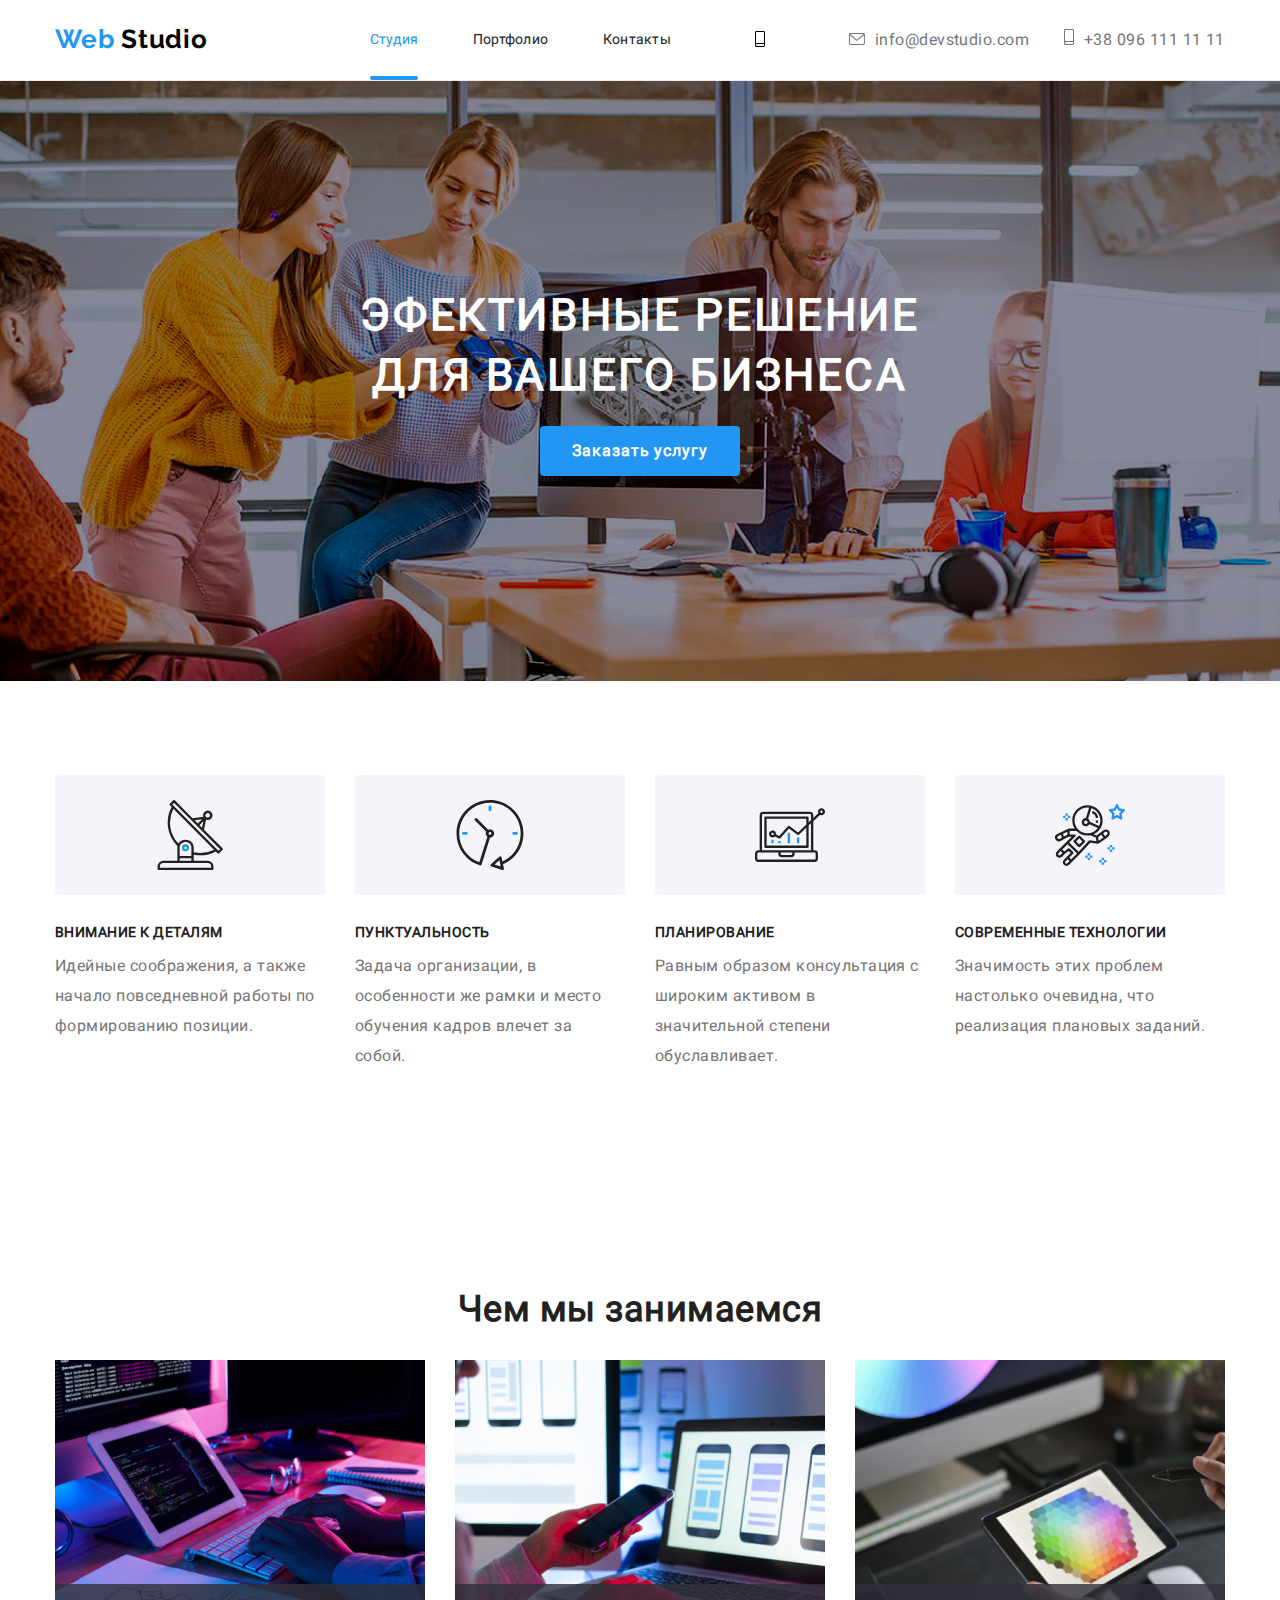
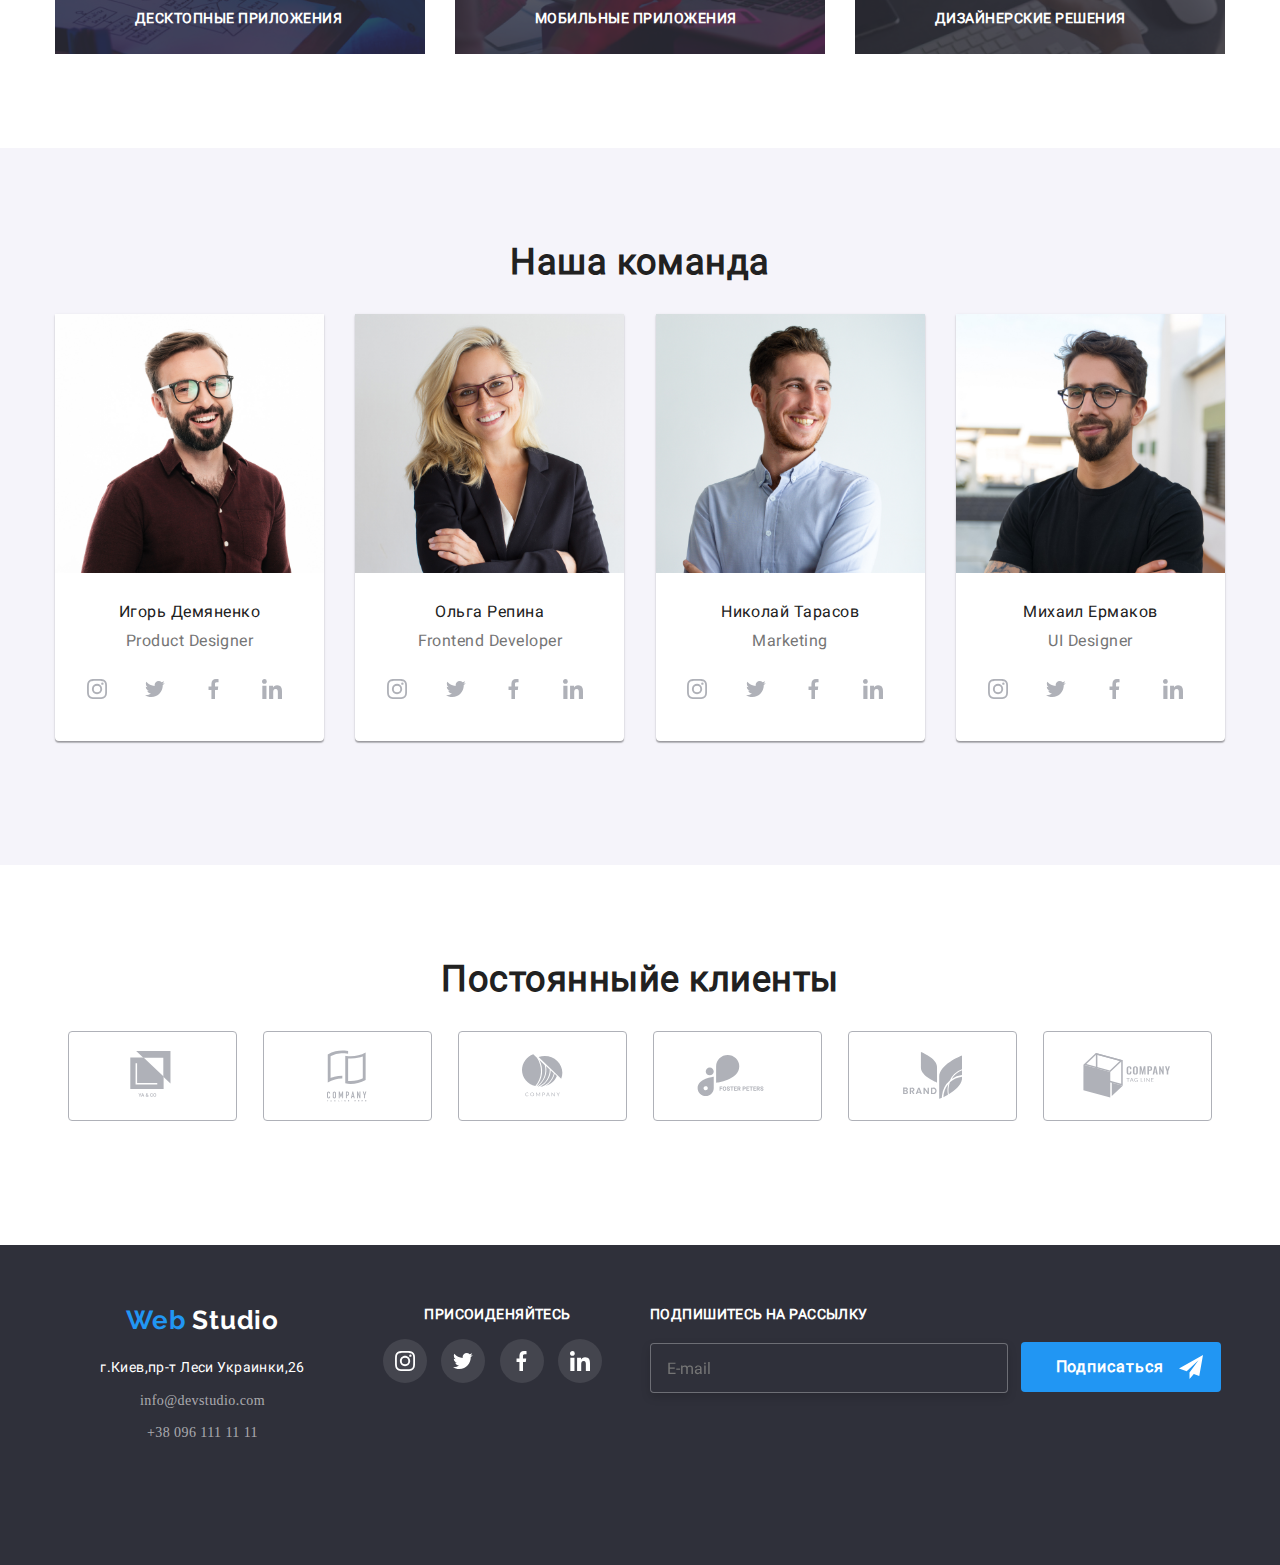
<file: index.html>
<!DOCTYPE html>
<html lang="ru">
  <head>
    <meta charset="UTF-8" />
    <meta name="viewport" content="width=device-width, initial-scale=1.0" />
    <title>Web Studio</title>
    <link rel="stylesheet" href="./css/main.min.css" />
  </head>
  <body>
    <header class=" page-header">
      <div class="container">
        <nav class="navigation">
          <a href="./index.html" class="logo"
            ><span class="logo-web">Web</span> Studio</a
          >
          <div class="container-site">
            <ul class="site-nav list">
              <li class="item"><a class="link current" href="">Студия</a></li>
              <li class="item">
                <a class="link" href="./portfolio.html">Портфолио</a>
              </li>
              <li class="item"><a class="link" href="">Контакты</a></li>
            </ul>
          </div>
          <button type="button" class="menu-button is-open">
            <svg class="burger-menu" width="24" height="16" aria-label="Переключатель мобильного меню">
            <use class="icon-cross" href="./images/svg/sprite.svg#icon-smartphone"></use>
            <use class="icon-menu" href="./images/svg/sprite.svg#icon-envelope"></use>
          </svg>
        </button>
          <ul class="nav-contact list">
            <li class="item">
              <a class="link" href="mailto:info@devstudio.com"
                ><svg class="envelope" width="16" height="12">
                  <use href="./images/svg/sprite.svg#icon-envelope"></use></svg
                >info@devstudio.com</a
              >
            </li>
            <li class="item">
              <a class="link" href="tel:+380961111111"
                ><svg class="smartphone" width="10" height="16">
                  <use
                    href="./images/svg/sprite.svg#icon-smartphone"
                  ></use></svg
                >+38 096 111 11 11</a
              >
            </li>
          </ul>
        </nav>
      </div>
    </header>
    <main>
      <!-- Герой -->
      <section class="hero">
        <div class="container">
          <h1 class="hero-title">
            Эфективные решение <br />
            для вашего бизнеса
          </h1>
          <button class="button" data-modal-open>Заказать услугу</button>
        </div>
      </section>
      <!-- Особенности -->
      <section class="big-space section">
        <div class="container">
          <ul class="features list">
            <li class="features-item">
              <div class="features-box">
                <svg class="icon-features" width="70" height="70">
                  <use href="./images/svg/sprite.svg#icon-antenna"></use>
                </svg>
              </div>
              <h3 class="work-principles">Внимание к деталям</h3>
              <p class="paragraf-text">
                Идейные соображения, а также начало повседневной работы по
                формированию позиции.
              </p>
            </li>
            <li class="features-item">
              <div class="features-box">
                <svg class="icon-features" width="70" height="70">
                  <use href="./images/svg/sprite.svg#icon-clock"></use>
                </svg>
              </div>
              <h3 class="work-principles">Пунктуальность</h3>
              <p class="paragraf-text">
                Задача организации, в особенности же рамки и место обучения
                кадров влечет за собой.
              </p>
            </li>
            <li class="features-item">
              <div class="features-box">
                <svg class="icon-features" width="70" height="70">
                  <use href="./images/svg/sprite.svg#icon-diagram"></use>
                </svg>
              </div>
              <h3 class="work-principles">Планирование</h3>
              <p class="paragraf-text">
                Равным образом консультация с широким активом в значительной
                степени обуславливает.
              </p>
            </li>
            <li class="features-item">
              <div class="features-box">
                <svg class="icon-features" width="70" height="70">
                  <use href="./images/svg/sprite.svg#icon-astronaut"></use>
                </svg>
              </div>
              <h3 class="work-principles">Современные технологии</h3>
              <p class="paragraf-text">
                Значимость этих проблем настолько очевидна, что реализация
                плановых заданий.
              </p>
            </li>
          </ul>
        </div>
      </section>
      <!--Чем мы занимаемся-->
      <section class="big-space section-work">
        <div class="container">
          <h2 class="section-title">Чем мы занимаемся</h2>
          <ul class="work-exemples">
            <li class="list">
              <div class="thumb">
                <img
                  class="desctop-img"
                  src="./images/desctopfoto.JPG"
                  alt="Фотография компьютера"
                />
                <p class="our-classes">Десктопные приложения</p>
              </div>
            </li>
            <li class="list">
              <div class="thumb">
                <img
                  class="desctop-img"
                  src="./images/mobilefoto.JPG"
                  alt="Фотография мобильного
                      телефона"
                />
                <p class="our-classes">Мобильные приложения</p>
              </div>
            </li>
            <li class="list">
              <div class="thumb">
                <img
                  class="desctop-img"
                  src="./images/tablefoto.JPG"
                  alt="Фотография планшета"
                />

                <p class="our-classes">Дизайнерские решения</p>
              </div>
            </li>
          </ul>
        </div>
      </section>
      <!--Наша команда-->
      <section class="big-space section team">
        <div class="container">
          <h2 class="section-title">Наша команда</h2>
          <ul class="team-members list">
            <li class="employee">
              <img
                class="team-img"
                src="./images/igor.JPG"
                alt="Фото Игорь Демяненко"
                width=""
                height=""
              />
              <h3 class="team-member-name">Игорь Демяненко</h3>
              <p class="profession" lang="eng">Product Designer</p>
              <ul class="content-list list">
                <li>
                  <a class="icon-team" href="#">
                    <svg class="icon">
                      <use href="./images/svg/sprite.svg#icon-instagram"></use>
                    </svg>
                  </a>
                </li>
                <li>
                  <a class="icon-team" href="#"
                    ><svg class="icon">
                      <use href="./images/svg/sprite.svg#icon-twiter"></use>
                    </svg>
                  </a>
                </li>
                <li>
                  <a class="icon-team" href="#">
                    <svg class="icon">
                      <use href="./images/svg/sprite.svg#icon-facebock"></use>
                    </svg>
                  </a>
                </li>
                <li>
                  <a class="icon-team" href="#"
                    ><svg class="icon">
                      <use href="./images/svg/sprite.svg#icon-linkedin"></use>
                    </svg>
                  </a>
                </li>
              </ul>
            </li>
            <li class="employee">
              <img
                class="team-img"
                src="./images/olga.JPG"
                alt="Фото Ольга Репина"
                width=""
                height=""
              />
              <h3 class="team-member-name">Ольга Репина</h3>
              <p class="profession" lang="eng">Frontend Developer</p>
              <ul class="content-list list">
                <li>
                  <a class="icon-team" href="#">
                    <svg class="icon">
                      <use href="./images/svg/sprite.svg#icon-instagram"></use>
                    </svg>
                  </a>
                </li>
                <li>
                  <a class="icon-team" href="#"
                    ><svg class="icon">
                      <use href="./images/svg/sprite.svg#icon-twiter"></use>
                    </svg>
                  </a>
                </li>
                <li>
                  <a class="icon-team" href="#">
                    <svg class="icon">
                      <use href="./images/svg/sprite.svg#icon-facebock"></use>
                    </svg>
                  </a>
                </li>
                <li>
                  <a class="icon-team" href="#"
                    ><svg class="icon">
                      <use href="./images/svg/sprite.svg#icon-linkedin"></use>
                    </svg>
                  </a>
                </li>
              </ul>
            </li>
            <li class="employee">
              <img
                class="team-img"
                src="./images/nikolai.jpg"
                alt="Фото Николай Тарасов"
                width=""
                height=""
              />
              <h3 class="team-member-name">Николай Тарасов</h3>
              <p class="profession" lang="eng">Marketing</p>
              <ul class="content-list list">
                <li>
                  <a class="icon-team" href="#">
                    <svg class="icon">
                      <use href="./images/svg/sprite.svg#icon-instagram"></use>
                    </svg>
                  </a>
                </li>
                <li>
                  <a class="icon-team" href="#"
                    ><svg class="icon">
                      <use href="./images/svg/sprite.svg#icon-twiter"></use>
                    </svg>
                  </a>
                </li>
                <li>
                  <a class="icon-team" href="#">
                    <svg class="icon">
                      <use href="./images/svg/sprite.svg#icon-facebock"></use>
                    </svg>
                  </a>
                </li>
                <li>
                  <a class="icon-team" href="#"
                    ><svg class="icon">
                      <use href="./images/svg/sprite.svg#icon-linkedin"></use>
                    </svg>
                  </a>
                </li>
              </ul>
            </li>
            <li class="employee">
              <img
                class="team-img"
                src="./images/mihail.JPG"
                alt="Фото Михаил Ермаков"
                width=""
                height=""
              />
              <h3 class="team-member-name">Михаил Ермаков</h3>
              <p class="profession" lang="eng">UI Designer</p>
              <ul class="content-list list">
                <li>
                  <a class="icon-team" href="#">
                    <svg class="icon">
                      <use href="./images/svg/sprite.svg#icon-instagram"></use>
                    </svg>
                  </a>
                </li>
                <li>
                  <a class="icon-team" href="#"
                    ><svg class="icon">
                      <use href="./images/svg/sprite.svg#icon-twiter"></use>
                    </svg>
                  </a>
                </li>
                <li>
                  <a class="icon-team" href="#">
                    <svg class="icon">
                      <use href="./images/svg/sprite.svg#icon-facebock"></use>
                    </svg>
                  </a>
                </li>
                <li>
                  <a class="icon-team" href="#"
                    ><svg class="icon">
                      <use href="./images/svg/sprite.svg#icon-linkedin"></use>
                    </svg>
                  </a>
                </li>
              </ul>
            </li>
          </ul>
        </div>
      </section>
      <!--Постоянные клиенты-->
      <section class="big-space section">
        <div class="container">
          <h2 class="section-title">Постоянныйе клиенты</h2>
          <ul class="clients-list list">
            <li class="clients">
              <a class="clients-company-link" href="#">
                <div class="clients-company">
                  <svg class="icon-clients one" width="45" height="49">
                    <use href="./images/svg/sprite.svg#icon-logo1"></use>
                  </svg>
                </div>
              </a>
            </li>
            <li class="clients">
              <a class="clients-company-link" href="#">
                <div class="clients-company">
                  <svg class="icon-clients" width="40" height="52">
                    <use href="./images/svg/sprite.svg#icon-logo2"></use>
                  </svg>
                </div>
              </a>
            </li>
            <li class="clients">
              <a class="clients-company-link" href="#">
                <div class="clients-company">
                  <svg class="icon-clients" width="41" height="43">
                    <use href="./images/svg/sprite.svg#icon-logo3"></use>
                  </svg>
                </div>
              </a>
            </li>
            <li class="clients">
              <a class="clients-company-link" href="#">
                <div class="clients-company">
                  <svg class="icon-clients" width="80" height="42">
                    <use href="./images/svg/sprite.svg#icon-logo4"></use>
                  </svg>
                </div>
              </a>
            </li>
            <li class="clients">
              <a class="clients-company-link" href="#">
                <div class="clients-company">
                  <svg class="icon-clients" width="59" height="47">
                    <use href="./images/svg/sprite.svg#icon-logo5"></use>
                  </svg>
                </div>
              </a>
            </li>
            <li class="clients">
              <a class="clients-company-link" href="#">
                <div class="clients-company">
                  <svg class="icon-clients" width="88" height="45">
                    <use href="./images/svg/sprite.svg#icon-logo6"></use>
                  </svg>
                </div>
              </a>
            </li>
          </ul>
        </div>
      </section>
      <!-- Модалка -->
      <!-- <div class="backdrop is-hidden" data-modal>
        <div class="modal">
          <form class="form js-speaker-form">
            <h2>Оставьте свои данные,мы вам перезвоним</h2>
            <div class="form-field">
              <label for="name" class="form-lable">Имя</label>
              <input
                type="text"
                class="form-input"
                name="name"
                id="name"
                placeholder=" "
              />
              <svg class="name-svg">
                <use href="./images/svg/symbol-defs.svg#icon-name"></use>
              </svg>
            </div>
            <div class="form-field">
              <label for="tel" class="form-lable">Телефон</label>
              <input type="tel" class="form-input" name="tel" id="tel" />
              <svg class="name-svg">
                <use href="./images/svg/symbol-defs.svg#icon-phone-form"></use>
              </svg>
            </div>
            <div class="form-field">
              <label for="mail" class="form-lable">Почта</label>
              <input type="email" class="form-input" name="mail" id="mail" />
              <svg class="name-svg">
                <use href="./images/svg/symbol-defs.svg#icon-email-form"></use>
              </svg>
            </div>
            <div class="comment-box">
              <label class="comment-lable" for="comment">Коментарий</label>
              <textarea
                name="comment"
                id="comment"
                rows="10"
                placeholder="Введите текст"
              ></textarea>
            </div>
            <div class="group">
              <label for="contract"
                ><input
                  class="checkbox"
                  type="checkbox"
                  name="contract"
                  value="contract"
                  id="contract"
                />
                <span class="icon-check"></span> </label
              >Соглашаюсь с рассылкой и принимаю
              <a class="agreement-conditions" href="">Условия договора</a>
            </div>
            <button class="button">Отправить</button>
          </form>
          <button class="button-close" data-modal-close>
            <svg class="close-svg">
              <use href="./images/svg/sprite.svg#icon-close"></use>
            </svg>
          </button>
        </div>
      </div> -->
    </main>
    <!--Футер-->
    <footer class="footer">
      <div class="container">
        <div class="footer-wrap">
          <div class="footer-flexbox">
            <a href="./index.html" class="footer-logo logo">
              <span class="footer-web">Web</span>
              <span class="footer-studio">Studio</span>
            </a>
            <address class="address">
              <a href="https://goo.gl/maps/D2B4mdXUpH4YuVGV8" target="_blank" rel="noopener noreferrer"
                class="google-link">г.Киев,пр-т Леси Украинки,26</a><br />
              <a href="mailto:info@devstudio.com" class="footer-contacts link">info@devstudio.com</a><br />
              <a href="tel:+380961111111" class="footer-contacts link">+38 096 111 11 11</a>
            </address>
          </div>
          <div class="footer-flexbox">
            <b class="caption-b">Присоиденяйтесь</b>
            <ul class="footer-social">
              <li>
                <a class="footer-social-link" href="#">
                  <svg class="icon">
                    <use href="./images/svg/sprite.svg#icon-instagram"></use>
                  </svg>
                </a>
              </li>
              <li>
                <a class="footer-social-link" href="#"><svg class="icon">
                    <use href="./images/svg/sprite.svg#icon-twiter"></use>
                  </svg>
                </a>
              </li>
              <li>
                <a class="footer-social-link" href="#">
                  <svg class="icon">
                    <use href="./images/svg/sprite.svg#icon-facebock"></use>
                  </svg>
                </a>
              </li>
              <li>
                <a class="footer-social-link" href="#"><svg class="icon">
                    <use href="./images/svg/sprite.svg#icon-linkedin"></use>
                  </svg>
                </a>
              </li>
            </ul>
          </div>
          <div class="footer-box">
            <div class="textarea-box">
              <b class="caption-b">Подпишитесь на рассылку</b>
              <input type="email" class="input-email" placeholder="E-mail"></input>
            </div>
            <button type="submit" class="button button-icon">
              Подписаться
            </button>
          </div>
        </div>
      </div>
    </footer>
    <script src="./js/modal.js"></script>
    <script src="./js/menu.js"></script>
  </body>
</html>
</file>
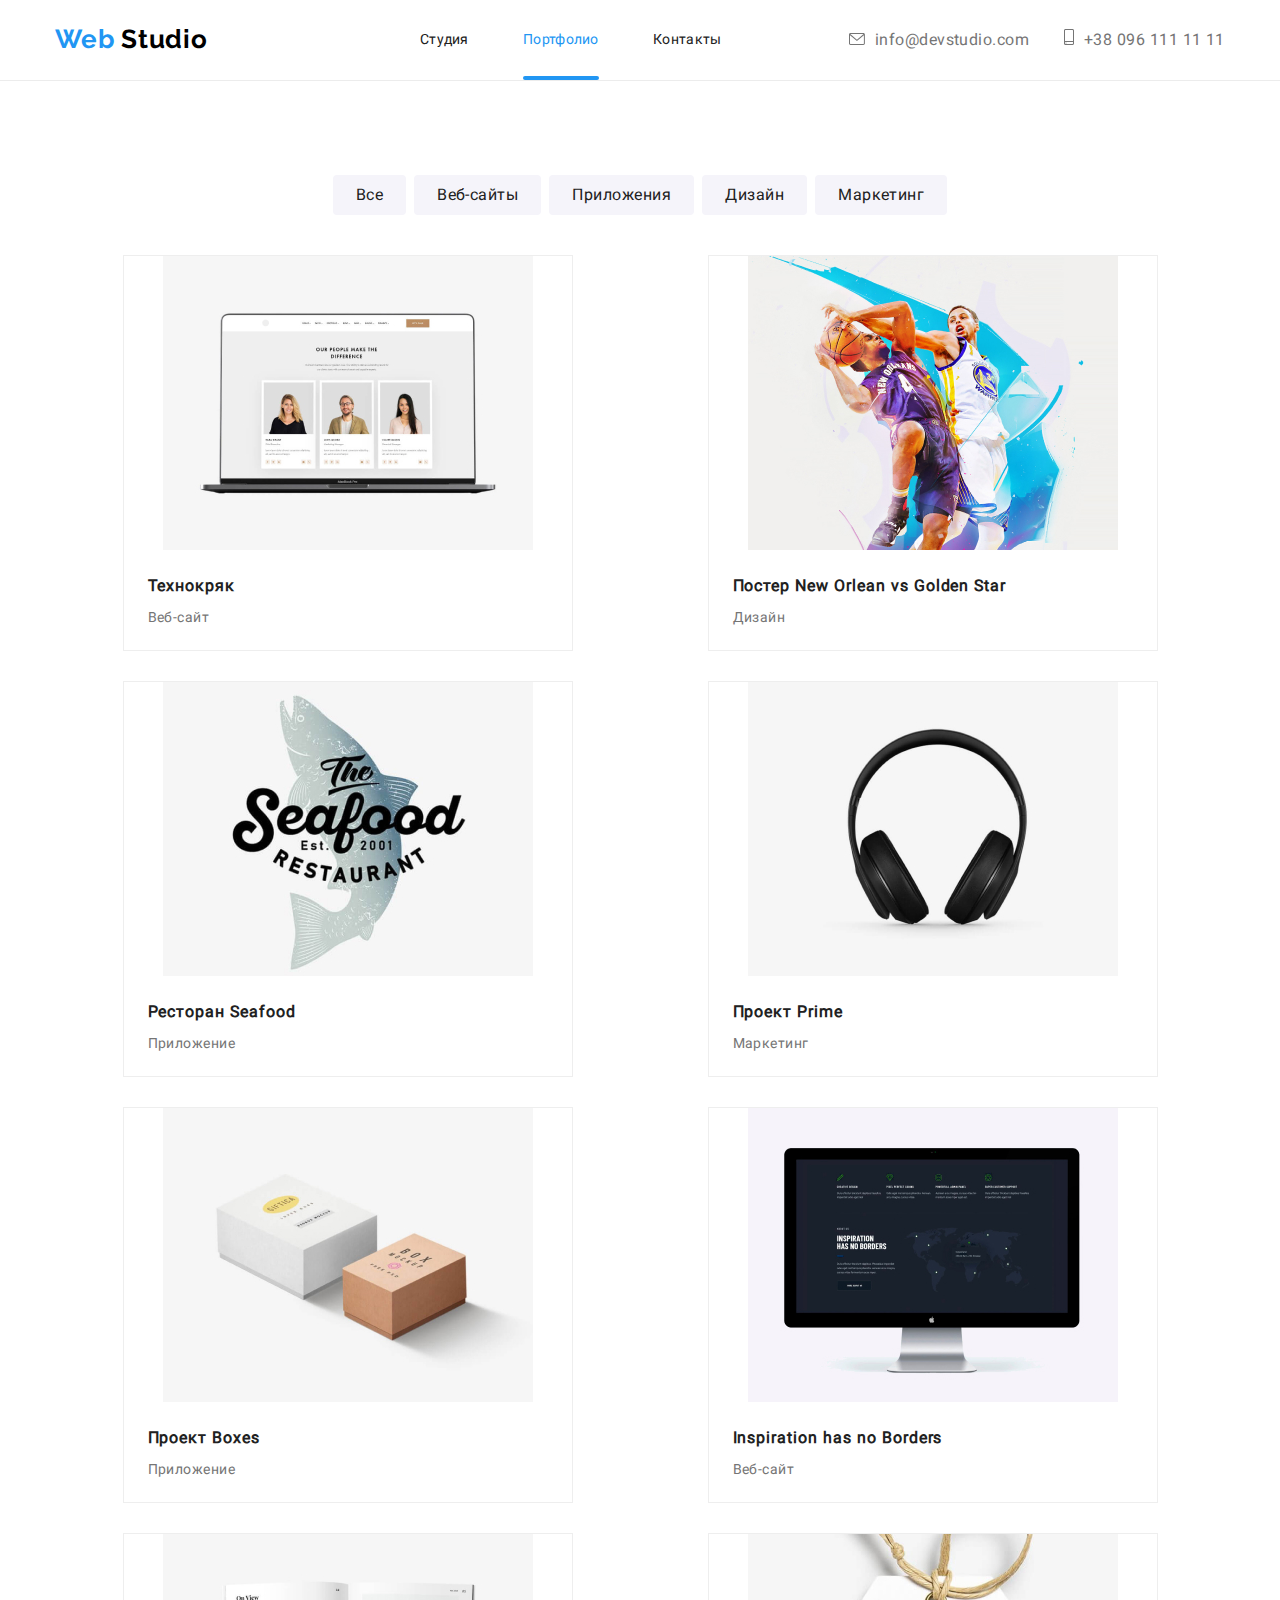
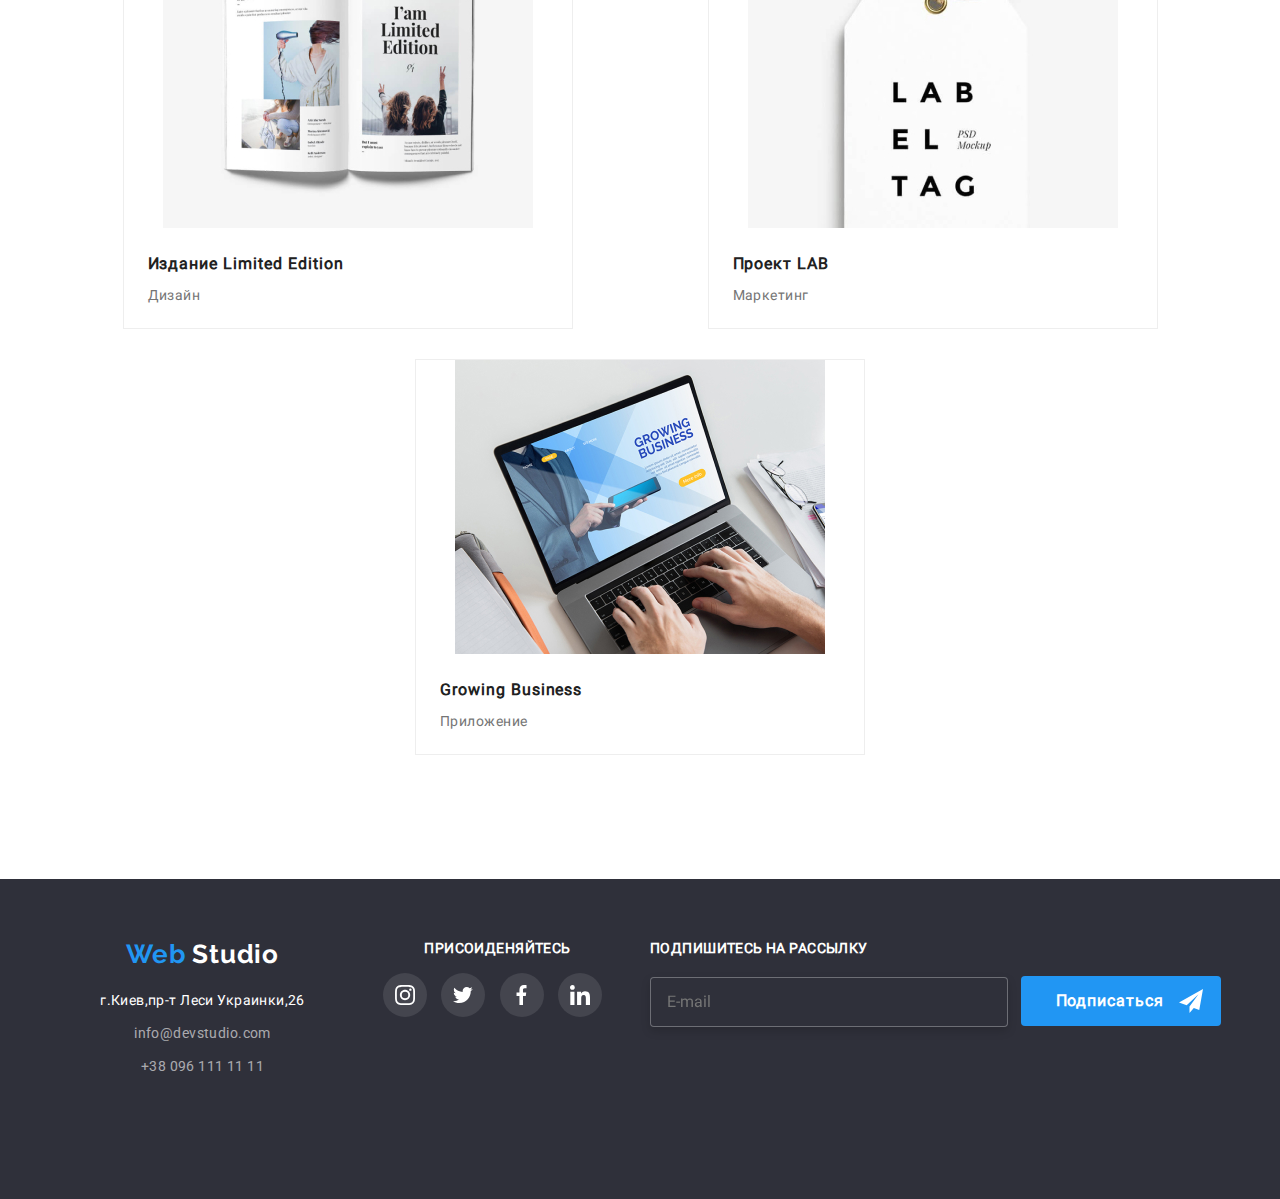
<file: portfolio.html>
<!DOCTYPE html>
<html lang="ru">
  <head>
    <meta charset="UTF-8" />
    <meta name="viewport" content="width=device-width, initial-scale=1.0" />
    <title>Web Studio</title>
    <link
      href="https://fonts.googleapis.com/css2?family=Raleway:wght@700&family=Roboto:wght@400;700&display=swap"
      rel="stylesheet"
    />
    <!-- <link
      rel="stylesheet"
      href="https://cdnjs.cloudflare.com/ajax/libs/normalize/8.0.1/normalize.min.css"
    /> -->
    
    <link rel="stylesheet" href="./css/portfolio.min.css" />
  </head>
  <body>
    <header class="page-header">
      <div class="container">
        <nav class="navigation">
          <a href="./index.html" class="logo"><span class="logo-web">Web</span> Studio</a>
          <div class="container-site">
            <ul class="site-nav list">
              <li class="item"><a class="link" href="./index.html">Студия</a></li>
              <li class="item">
                <a class="link current" href="">Портфолио</a>
              </li>
              <li class="item"><a class="link" href="">Контакты</a></li>
            </ul>
          </div>
          <ul class="nav-contact list">
            <li class="item">
              <a class="link" href="mailto:info@devstudio.com"><svg class="envelope" width="16" height="12">
                  <use href="./images/svg/sprite.svg#icon-envelope"></use>
                </svg>info@devstudio.com</a>
            </li>
            <li class="item">
              <a class="link" href="tel:+380961111111"><svg class="smartphone" width="10" height="16">
                  <use href="./images/svg/sprite.svg#icon-smartphone"></use>
                </svg>+38 096 111 11 11</a>
            </li>
          </ul>
        </nav>
      </div>
    </header>
    <main>
      <section class="big-space section">
        <div class="container">
          <h1 class="filters" hidden>Фильтры</h1>
          <ul class="filters-list">
            <li>
              <button type="button" class="filter-button active">Все</button>
            </li>
            <li>
              <button type="button" class="filter-button active">
                Веб-сайты
              </button>
            </li>
            <li>
              <button type="button" class="filter-button active">
                Приложения
              </button>
            </li>
            <li>
              <button type="button" class="filter-button active">Дизайн</button>
            </li>
            <li>
              <button type="button" class="filter-button active">
                Маркетинг
              </button>
            </li>
          </ul>
          <h2 hidden>Список проектов</h2>
          <ul class="portfolio-list">
            <li class="portfolio-item">
              <a class="link-porfolio" href="">
                <div class="thumb-portfolio">
                  <div class="thumb-opacity">
                    <p class="text-opacity">
                      Технокряк это современная площадка распространения
                      коронавируса. Компании используют эту платформу для
                      цифрового шпионажа и атак на защищённые сервера
                      конкурентов.
                    </p>
                  </div>
                  <picture>
                    <source srcset="./images/portfolio/portfolio1.jpg 1x, ./images/portfolio-desktop/project1x2.jpg2x" type="image"
                      media="(min-width:768px)" />
                    <source srcset="./images/portfolio-tablet/project1.jpg 1x, ./images/portfolio-tablet/project1x2.jpg2x" type="image"
                      media="(min-width:768px)" />
                    <source srcset="./images/portfolio-mobile/project1.jpg 1x, ./images/portfolio-mobile/project1x2.jpg2x" type="image" media="(max-width:767px)"/> 
                    <img src="./images/portfolio/portfolio1.jpg" width="370" alt="" />
                  </picture>
                </div>
                <div class="contetnt-portfolio">
                  <h3 class="title-portfolio">Технокряк</h3>
                  <p class="paragraf-text">Веб-сайт</p>
                </div>
              </a>
            </li>
            <li class="portfolio-item">
              <a class="link-porfolio" href="">
                <div class="thumb-portfolio">
                  <div class="thumb-opacity">
                    <p class="text-opacity">
                      Технокряк это современная площадка распространения
                      коронавируса. Компании используют эту платформу для
                      цифрового шпионажа и атак на защищённые сервера
                      конкурентов.
                    </p>
                  </div>
                  <img
                    src="./images/portfolio/portfolio2.jpg"
                    width=""
                    alt=""
                  />
                </div>
                <div class="contetnt-portfolio">
                  <h3 class="title-portfolio">
                    Постер New Orlean vs Golden Star
                  </h3>
                  <p class="paragraf-text">Дизайн</p>
                </div>
              </a>
            </li>
            <li class="portfolio-item">
              <a class="link-porfolio" href="">
                <div class="thumb-portfolio">
                  <div class="thumb-opacity">
                    <p class="text-opacity">
                      Технокряк это современная площадка распространения
                      коронавируса. Компании используют эту платформу для
                      цифрового шпионажа и атак на защищённые сервера
                      конкурентов.
                    </p>
                  </div>
                  <img
                    src="./images/portfolio/portfolio3.jpg"
                    width=""
                    alt=""
                  />
                </div>
                <div class="contetnt-portfolio">
                  <h3 class="title-portfolio">Ресторан Seafood</h3>
                  <p class="paragraf-text">Приложение</p>
                </div>
              </a>
            </li>
            <li class="portfolio-item">
              <a class="link-porfolio" href="">
                <div class="thumb-portfolio">
                  <div class="thumb-opacity">
                    <p class="text-opacity">
                      Технокряк это современная площадка распространения
                      коронавируса. Компании используют эту платформу для
                      цифрового шпионажа и атак на защищённые сервера
                      конкурентов.
                    </p>
                  </div>
                  <img
                    src="./images/portfolio/portfolio4.jpg"
                    width=""
                    alt=""
                  />
                </div>
                <div class="contetnt-portfolio">
                  <h3 class="title-portfolio">Проект Prime</h3>
                  <p class="paragraf-text">Маркетинг</p>
                </div>
              </a>
            </li>
            <li class="portfolio-item">
              <a class="link-porfolio" href="">
                <div class="thumb-portfolio">
                  <div class="thumb-opacity">
                    <p class="text-opacity">
                      Технокряк это современная площадка распространения
                      коронавируса. Компании используют эту платформу для
                      цифрового шпионажа и атак на защищённые сервера
                      конкурентов.
                    </p>
                  </div>
                  <img
                    src="./images/portfolio/portfolio5.jpg"
                    width=""
                    alt=""
                  />
                </div>
                <div class="contetnt-portfolio">
                  <h3 class="title-portfolio">Проект Boxes</h3>
                  <p class="paragraf-text">Приложение</p>
                </div>
              </a>
            </li>
            <li class="portfolio-item">
              <a class="link-porfolio" href="">
                <div class="thumb-portfolio">
                  <div class="thumb-opacity">
                    <p class="text-opacity">
                      Технокряк это современная площадка распространения
                      коронавируса. Компании используют эту платформу для
                      цифрового шпионажа и атак на защищённые сервера
                      конкурентов.
                    </p>
                  </div>
                  <img
                    src="./images/portfolio/portfolio6.jpg"
                    width=""
                    alt=""
                  />
                </div>
                <div class="contetnt-portfolio">
                  <h3 class="title-portfolio">Inspiration has no Borders</h3>
                  <p class="paragraf-text">Веб-сайт</p>
                </div>
              </a>
            </li>
            <li class="portfolio-item">
              <a class="link-porfolio" href="">
                <div class="thumb-portfolio">
                  <div class="thumb-opacity">
                    <p class="text-opacity">
                      Технокряк это современная площадка распространения
                      коронавируса. Компании используют эту платформу для
                      цифрового шпионажа и атак на защищённые сервера
                      конкурентов.
                    </p>
                  </div>
                  <img
                    src="./images/portfolio/portfolio7.jpg"
                    width=""
                    alt=""
                  />
                </div>
                <div class="contetnt-portfolio">
                  <h3 class="title-portfolio">Издание Limited Edition</h3>
                  <p class="paragraf-text">Дизайн</p>
                </div>
              </a>
            </li>
            <li class="portfolio-item">
              <a class="link-porfolio" href="">
                <div class="thumb-portfolio">
                  <div class="thumb-opacity">
                    <p class="text-opacity">
                      Технокряк это современная площадка распространения
                      коронавируса. Компании используют эту платформу для
                      цифрового шпионажа и атак на защищённые сервера
                      конкурентов.
                    </p>
                  </div>
                  <img
                    src="./images/portfolio/portfolio8.jpg"
                    width=""
                    alt=""
                  />
                </div>
                <div class="contetnt-portfolio">
                  <h3 class="title-portfolio">Проект LAB</h3>
                  <p class="paragraf-text">Маркетинг</p>
                </div>
              </a>
            </li>
            <li class="portfolio-item">
              <a class="link-porfolio" href="">
                <div class="thumb-portfolio">
                  <div class="thumb-opacity">
                    <p class="text-opacity">
                      Технокряк это современная площадка распространения
                      коронавируса. Компании используют эту платформу для
                      цифрового шпионажа и атак на защищённые сервера
                      конкурентов.
                    </p>
                  </div>
                  <img
                    src="./images/portfolio/portfolio9.jpg"
                    width=""
                    alt=""
                  />
                </div>
                <div class="contetnt-portfolio">
                  <h3 class="title-portfolio">Growing Business</h3>
                  <p class="paragraf-text">Приложение</p>
                </div>
              </a>
            </li>
          </ul>
        </div>
      </section>
    </main>
    <!--Футер-->
    <footer class="footer">
      <div class="container">
        <div class="footer-wrap">
          <div class="footer-flexbox">
            <a href="./index.html" class="footer-logo logo">
              <span class="footer-web">Web</span>
              <span class="footer-studio">Studio</span>
            </a>
            <address class="address">
              <a href="https://goo.gl/maps/D2B4mdXUpH4YuVGV8" target="_blank" rel="noopener noreferrer"
                class="google-link">г.Киев,пр-т Леси Украинки,26</a><br />
              <a href="mailto:info@devstudio.com" class="footer-contacts link">info@devstudio.com</a><br />
              <a href="tel:+380961111111" class="footer-contacts link">+38 096 111 11 11</a>
            </address>
          </div>
          <div class="footer-flexbox">
            <b class="caption-b">Присоиденяйтесь</b>
            <ul class="footer-social">
              <li>
                <a class="footer-social-link" href="#">
                  <svg class="icon">
                    <use href="./images/svg/sprite.svg#icon-instagram"></use>
                  </svg>
                </a>
              </li>
              <li>
                <a class="footer-social-link" href="#"><svg class="icon">
                    <use href="./images/svg/sprite.svg#icon-twiter"></use>
                  </svg>
                </a>
              </li>
              <li>
                <a class="footer-social-link" href="#">
                  <svg class="icon">
                    <use href="./images/svg/sprite.svg#icon-facebock"></use>
                  </svg>
                </a>
              </li>
              <li>
                <a class="footer-social-link" href="#"><svg class="icon">
                    <use href="./images/svg/sprite.svg#icon-linkedin"></use>
                  </svg>
                </a>
              </li>
            </ul>
          </div>
          <div class="footer-box">
            <div class="textarea-box">
              <b class="caption-b">Подпишитесь на рассылку</b>
              <input type="email" class="input-email" placeholder="E-mail"></input>
            </div>
            <button type="submit" class="button button-icon">
              Подписаться
            </button>
          </div>
        </div>
      </div>
    </footer>
  </body>
</html>
</file>
<file: css/main.min.css>
@font-face{font-family:"Conv_Roboto-Regular";src:url("../fonts/Roboto-Regular.eot");src:local("☺"),url("../fonts/Roboto-Regular.woff") format("woff"),url("../fonts/Roboto-Regular.ttf") format("truetype"),url("../fonts/Roboto-Regular.svg") format("svg");font-weight:normal;font-style:normal}@font-face{font-family:"Conv_Roboto-Bold";src:url("../fonts/Roboto-Bold.eot");src:local("☺"),url("../fonts/Roboto-Bold.woff") format("woff"),url("../fonts/Roboto-Bold.ttf") format("truetype"),url("../fonts/Roboto-Bold.svg") format("svg");font-weight:700;font-style:normal}@font-face{font-family:"Conv_Raleway-Bold";src:url("../fonts/Raleway-Bold.eot");src:local("☺"),url("../fonts/Raleway-Bold.woff") format("woff"),url("../fonts/Raleway-Bold.ttf") format("truetype"),url("../fonts/Raleway-Bold.svg") format("svg");font-weight:700;font-style:normal}/*! modern-normalize v1.0.0 | MIT License | https://github.com/sindresorhus/modern-normalize */*,*::before,*::after{-webkit-box-sizing:border-box;box-sizing:border-box}:root{-moz-tab-size:4;-o-tab-size:4;tab-size:4}html{line-height:1.15;-webkit-text-size-adjust:100%}body{margin:0}body{font-family:system-ui,-apple-system,"Segoe UI",Roboto,Helvetica,Arial,sans-serif,"Apple Color Emoji","Segoe UI Emoji"}hr{height:0;color:inherit}abbr[title]{-webkit-text-decoration:underline dotted;text-decoration:underline dotted}b,strong{font-weight:bolder}code,kbd,samp,pre{font-family:ui-monospace, SFMono-Regular, Consolas, "Liberation Mono", Menlo, monospace;font-size:1em}small{font-size:80%}sub,sup{font-size:75%;line-height:0;position:relative;vertical-align:baseline}sub{bottom:-0.25em}sup{top:-0.5em}table{text-indent:0;border-color:inherit}button,input,optgroup,select,textarea{font-family:inherit;font-size:100%;line-height:1.15;margin:0}button,select{text-transform:none}button,[type="button"],[type="reset"],[type="submit"]{-webkit-appearance:button}::-moz-focus-inner{border-style:none;padding:0}:-moz-focusring{outline:1px dotted ButtonText}:-moz-ui-invalid{box-shadow:none}legend{padding:0}progress{vertical-align:baseline}::-webkit-inner-spin-button,::-webkit-outer-spin-button{height:auto}[type="search"]{-webkit-appearance:textfield;outline-offset:-2px}::-webkit-search-decoration{-webkit-appearance:none}::-webkit-file-upload-button{-webkit-appearance:button;font:inherit}summary{display:list-item}body{margin:0;background-color:#ffffff;color:#212121;font-family:"Conv_Roboto-Regular";letter-spacing:0.03em}b{color:#fff}li{display:inline-block}.list{list-style:none;padding:0;margin:0}.link{text-decoration:none}.big-space{padding-top:60px;padding-bottom:60px}@media screen and (min-width: 1200px){.big-space{padding-top:94px;padding-bottom:94px}}.container{width:100%;max-width:1200px;margin-left:auto;margin-right:auto;padding-left:15px;padding-right:15px}.section-title{color:#212121;font-weight:700;font-size:28px;line-height:1.28;text-align:center;margin-top:0;margin-bottom:30px}@media screen and (min-width: 1200px){.section-title{font-size:36px;line-height:1.16}}.paragraf-text{color:#757575;font-size:14px;line-height:1.71;margin-top:0;margin-bottom:0}.button{font-weight:700;font-size:16px;line-height:1.87;letter-spacing:0.06em;text-decoration:none;padding-top:10px;padding-bottom:10px;min-width:200px;height:50px;-webkit-box-align:center;-ms-flex-align:center;align-items:center;-webkit-box-pack:center;-ms-flex-pack:center;justify-content:center;border:0;border-radius:4px;cursor:pointer;color:#fff;background-color:#2196f3}.icon{fill:currentColor;width:20px;height:20px}.icon-team{display:-webkit-inline-box;display:-ms-inline-flexbox;display:inline-flex;-webkit-box-align:center;-ms-flex-align:center;align-items:center;-webkit-box-pack:center;-ms-flex-pack:center;justify-content:center;width:44px;height:44px;color:#afb1b8;border-radius:50%;background-color:#ffffff;background-repeat:no-repeat;background-position:center;margin-right:10px;margin-bottom:30px;-webkit-transition-duration:250ms;transition-duration:250ms;-webkit-transition-timing-function:cubic-bezier(0.4, 0, 0.2, 1);transition-timing-function:cubic-bezier(0.4, 0, 0.2, 1)}.icon-team:hover{color:#ffffff;background-color:#2196f3}.icon-team:focus{color:#ffffff;background-color:#2196f3}.icon-team.footer{color:#ffffff;background-color:rgba(255,255,255,0.1);-webkit-transition-duration:250ms;transition-duration:250ms;-webkit-transition-timing-function:cubic-bezier(0.4, 0, 0.2, 1);transition-timing-function:cubic-bezier(0.4, 0, 0.2, 1)}.icon-team.footer:hover{background-color:#2196f3}img{display:block;max-width:100%;height:auto}.page-header{border-bottom:1px solid #ececec;padding-top:24px;padding-bottom:25px}.logo{color:#000000;font-family:"Conv_Raleway-Bold";font-weight:700;font-size:26px;line-height:1.19;letter-spacing:0.03em;text-decoration:none;text-align:center;display:inline-block;-webkit-transition-duration:250ms;transition-duration:250ms;-webkit-transition-timing-function:cubic-bezier(0.4, 0, 0.2, 1);transition-timing-function:cubic-bezier(0.4, 0, 0.2, 1)}.logo:hover{color:#2196f3}.logo:focus{color:#2196f3}.logo-web{color:#2196f3}.navigation{display:-webkit-box;display:-ms-flexbox;display:flex;-webkit-box-align:center;-ms-flex-align:center;align-items:center;-webkit-box-pack:justify;-ms-flex-pack:justify;justify-content:space-between}.envelope{width:16px;height:12px;margin-right:10px}.smartphone{-webkit-box-pack:justify;-ms-flex-pack:justify;justify-content:space-between;-webkit-box-align:center;-ms-flex-align:center;align-items:center;width:10px;height:16px;margin-right:10px}.container-site{margin-left:85px;display:-webkit-box;display:-ms-flexbox;display:flex;-webkit-box-align:center;-ms-flex-align:center;align-items:center}.site-nav .item:not(:last-child){margin-right:50px}.site-nav .link{color:#212121;font-weight:500;font-size:14px;line-height:1.14;letter-spacing:0.02em;margin:0;-webkit-transition-duration:250ms;transition-duration:250ms;-webkit-transition-timing-function:cubic-bezier(0.4, 0, 0.2, 1);transition-timing-function:cubic-bezier(0.4, 0, 0.2, 1)}.site-nav .link:hover,.site-nav .link:focus{color:#2196f3}.site-nav .link.current{position:relative;color:#2196f3}.site-nav .link.current::after{content:"";position:absolute;left:0;top:45px;display:block;width:100%;height:4px;border-radius:2px;background-color:#2196f3}.nav-contact .item:not(:last-child){margin-right:30px}.nav-contact .link{color:#757575;fill:#757575;font-family:inherit;-webkit-transition-duration:250ms;transition-duration:250ms;-webkit-transition-timing-function:cubic-bezier(0.4, 0, 0.2, 1);transition-timing-function:cubic-bezier(0.4, 0, 0.2, 1)}.nav-contact .link:hover{color:#2196f3;fill:#2196f3}.nav-contact .link:focus{color:#2196f3;fill:#2196f3}.menu-button{display:-webkit-inline-box;display:-ms-inline-flexbox;display:inline-flex;margin:0;padding:0;border:none;background-color:transparent}.menu-button .icon-menu{display:none}.menu-button .is-open .icon-croos{display:block}.menu-button .is-open .icon-menu{display:none}.hero{display:-webkit-box;display:-ms-flexbox;display:flex;-webkit-box-pack:center;-ms-flex-pack:center;justify-content:center;text-align:center;-webkit-box-align:center;-ms-flex-align:center;align-items:center;background:#c4c4c4;letter-spacing:0.06em;margin:0 auto;max-width:1600px;height:600px;background-image:url(../images/hero-mobile.JPG);background-position:50% 50%;background-size:cover;background-repeat:no-repeat}@media screen and (min-width: 768px){.hero{background-image:url(../images/hero-table.JPG)}}@media screen and (min-width: 1200px){.hero{background-image:url(../images/hero.JPG)}}.hero-title{color:#fff;margin-top:0;margin-bottom:20px;font-weight:900;font-size:44px;line-height:1.36;text-align:center;letter-spacing:0.06em;text-transform:uppercase}@media screen and (min-width: 768px){.features{display:-webkit-box;display:-ms-flexbox;display:flex;-ms-flex-wrap:wrap;flex-wrap:wrap;margin:0 -15px}}.features-item{width:100%;margin-bottom:30px}.features-item:last-child{margin-bottom:0}@media screen and (min-width: 768px){.features-item{width:50%;padding:0 15px}}@media screen and (min-width: 1200px){.features-item{width:25%}}.features-box{width:100%;padding-top:25px;padding-bottom:25px;display:-webkit-box;display:-ms-flexbox;display:flex;-webkit-box-align:center;-ms-flex-align:center;align-items:center;-webkit-box-pack:center;-ms-flex-pack:center;justify-content:center;background-color:#f5f4fa;border-radius:4px}.work-principles{margin-top:30px;margin-bottom:10px;text-align:center;font-weight:700;font-size:14px;line-height:1.14;text-transform:uppercase}@media screen and (min-width: 768px){.work-principles{text-align:left}}.paragraf-text{color:#757575;font-weight:400;font-size:16px;line-height:1.87;letter-spacing:0.03em}.our-classes{color:#fff;background:rgba(47,48,58,0.8);font-weight:700;font-size:14px;line-height:1.14;text-transform:uppercase;text-align:center;display:-webkit-box;display:-ms-flexbox;display:flex;margin-top:0;margin-bottom:0;width:370px;height:70px;padding:27px 80px;position:absolute;bottom:0}.section-work{display:none}@media screen and (min-width: 1200px){.section-work{display:block}}.thumb{position:relative}.desctop-img{display:block}.work-exemples{display:-webkit-box;display:-ms-flexbox;display:flex;margin:0;padding:0}.work-exemples .list{width:370px;margin-right:30px}.work-exemples .list:nth-child(3n){margin-right:0}.team{background:#f5f4fa}@media screen and (min-width: 768px){.team-members{display:-webkit-box;display:-ms-flexbox;display:flex;-ms-flex-wrap:wrap;flex-wrap:wrap;-webkit-box-pack:justify;-ms-flex-pack:justify;justify-content:space-between}}.team-members .employee{width:100%;background:#ffffff;border-radius:0px 0px 4px 4px;-webkit-box-shadow:0px 1px 3px rgba(0,0,0,0.12),0px 1px 1px rgba(0,0,0,0.14),0px 2px 1px rgba(0,0,0,0.2);box-shadow:0px 1px 3px rgba(0,0,0,0.12),0px 1px 1px rgba(0,0,0,0.14),0px 2px 1px rgba(0,0,0,0.2);margin-bottom:30px}.team-members .employee:last-child{margin-bottom:0}@media screen and (min-width: 768px){.team-members .employee{width:48%}.team-members .employee:last-child{margin-bottom:30px}}@media screen and (min-width: 1200px){.team-members .employee{width:23%}}.team-members .team-img{width:100%;height:auto}.content-list{text-align:center}.profession{margin-bottom:16px;margin-top:10px;text-align:center;color:#757575;font-size:16px;line-height:1.18}.team-member-name{font-weight:500;font-size:16px;line-height:1.18;margin-bottom:0;margin-top:30px;text-align:center}.clients-list{display:-webkit-box;display:-ms-flexbox;display:flex;-webkit-box-orient:horizontal;-webkit-box-direction:normal;-ms-flex-flow:row wrap;flex-flow:row wrap;-ms-flex-pack:distribute;justify-content:space-around;width:100%}.clients{width:calc((100% - 30px) / 2);margin-bottom:30px}@media screen and (min-width: 768px){.clients{width:calc((100% - 30px * 2) / 3)}}@media screen and (min-width: 1200px){.clients{width:calc((100% - 30px * 5) / 6)}}.clients-company-link{color:#afb1b8}.clients-company-link:hover{color:#2196f3}.clients-company-link:focus{color:#2196f3}.icon-clients{fill:currentColor}.clients-company{display:-webkit-inline-box;display:-ms-inline-flexbox;display:inline-flex;-webkit-box-align:center;-ms-flex-align:center;align-items:center;-webkit-box-pack:center;-ms-flex-pack:center;justify-content:center;width:100%;height:90px;border:1px solid #afb1b8;border-radius:4px;-webkit-transition-duration:250ms;transition-duration:250ms;-webkit-transition-timing-function:cubic-bezier(0.4, 0, 0.2, 1);transition-timing-function:cubic-bezier(0.4, 0, 0.2, 1)}.clients-company:hover{border:1px solid #2196f3}.clients-company:focus{border:1px solid #2196f3}.backdrop{position:fixed;top:0;left:0;width:100%;height:100%;background-color:rgba(0,0,0,0.2);opacity:1;-webkit-transition:opacity 250ms cubic-bezier(0.4, 0, 0.2, 1);transition:opacity 250ms cubic-bezier(0.4, 0, 0.2, 1)}.backdrop.is-hidden{opacity:0;pointer-events:none}.backdrop.is-hidden .modal{-webkit-transform:translate(-50%, -50%) scale(0.8);transform:translate(-50%, -50%) scale(0.8)}.modal{display:block;position:absolute;left:50%;top:50%;padding:40px 40px;min-width:528px;min-height:581px;background:#fff;-webkit-box-shadow:0px 1px 3px rgba(0,0,0,0.12),0px 1px 1px rgba(0,0,0,0.14),0px 2px 1px rgba(0,0,0,0.2);box-shadow:0px 1px 3px rgba(0,0,0,0.12),0px 1px 1px rgba(0,0,0,0.14),0px 2px 1px rgba(0,0,0,0.2);border-radius:4px;-webkit-transform:translate(-50%, -50%) scale(1);transform:translate(-50%, -50%) scale(1);-webkit-transition:-webkit-transform 250ms cubic-bezier(0.4, 0, 0.2, 1);transition:-webkit-transform 250ms cubic-bezier(0.4, 0, 0.2, 1);transition:transform 250ms cubic-bezier(0.4, 0, 0.2, 1);transition:transform 250ms cubic-bezier(0.4, 0, 0.2, 1), -webkit-transform 250ms cubic-bezier(0.4, 0, 0.2, 1)}.form{-webkit-box-align:center;-ms-flex-align:center;align-items:center;text-align:center;margin-left:auto;margin-right:auto}.form-field{position:relative;display:-webkit-box;display:-ms-flexbox;display:flex;-webkit-box-orient:vertical;-webkit-box-direction:normal;-ms-flex-direction:column;flex-direction:column;margin-bottom:10px}.form-input{cursor:pointer;outline:0;margin:0;padding:12px 40px;border:1px solid rgba(33,33,33,0.2);border-radius:4px;text-align:left;-webkit-transition:250ms cubic-bezier(0.4, 0, 0.2, 1);transition:250ms cubic-bezier(0.4, 0, 0.2, 1)}.form-input:focus{border:1px solid #2196f3}.form-input:focus+.name-svg{fill:#2196f3}.form .form-lable{font-size:12px;line-height:1.16;letter-spacing:0.01em;color:#757575;margin-bottom:4px;text-align:left}.name-svg{width:18px;height:18px;display:inline-block;position:absolute;top:50%;left:19px;fill:#212121;-webkit-transition:fill 250ms cubic-bezier(0.4, 0, 0.2, 1);transition:fill 250ms cubic-bezier(0.4, 0, 0.2, 1)}textarea{cursor:pointer;resize:none;width:auto;outline:0;border:1px solid rgba(33,33,33,0.2);padding:16px 12px;border-radius:4px}textarea:focus{border:1px solid #2196f3}.button-close{cursor:pointer;position:absolute;right:10px;top:10px;background-color:#fff;border:1px solid #000;border-radius:30px}.close-svg{width:11px;height:11px;color:#fff;fill:#000000}.close-svg:focus,.close-svg:hover{fill:#2196f3}.comment-box{display:-webkit-box;display:-ms-flexbox;display:flex;-webkit-box-orient:vertical;-webkit-box-direction:normal;-ms-flex-direction:column;flex-direction:column;text-align:left;margin-bottom:25px}.comment-lable{font-family:Roboto;font-style:normal;font-weight:normal;font-size:12px;line-height:1.16;letter-spacing:0.01em;color:#757575;margin-bottom:10px}.group{font-size:14px;line-height:1.71;letter-spacing:0.03em;color:#757575;margin-top:20px;margin-bottom:30px}.agreement-conditions{color:#2196f3}.icon-check{display:inline-block;width:16px;height:15px;border:2px solid #212121;border-radius:2px}.checkbox{-webkit-appearance:none;-moz-appearance:none;appearance:none;position:absolute}.checkbox:checked+.icon-check{border-color:#2196f3;background-color:#2196f3;background-image:url(../images/svg/icon-check.svg);background-size:contain;background-origin:border-box}.footer{background-color:#2f303a;padding-top:60px;padding-bottom:60px}.footer-wrap{width:100%;text-align:center}@media screen and (min-width: 768px){.footer-wrap{display:-webkit-box;display:-ms-flexbox;display:flex;-ms-flex-wrap:wrap;flex-wrap:wrap;-webkit-box-align:start;-ms-flex-align:start;align-items:flex-start;-ms-flex-pack:distribute;justify-content:space-around;width:768px;margin-right:auto;margin-left:auto}}@media screen and (min-width: 1200px){.footer-wrap{width:100%}}.footer-flexbox{margin-bottom:60px}@media screen and (min-width: 1200px){.footer-flexbox{display:block;width:285px}}.footer-box{margin-right:auto;margin-left:auto}@media screen and (max-width: 479px){.footer-box{width:100%}}@media screen and (min-width: 480px){.footer-box{width:450px}}@media screen and (min-width: 1200px){.footer-box{width:570px;margin-left:0;margin-right:0;display:-webkit-box;display:-ms-flexbox;display:flex;text-align:left;position:relative}}.caption-b{font-weight:bold;font-size:14px;line-height:1.14;letter-spacing:0.03em;text-transform:uppercase;text-align:center;color:#fff;margin-right:0}.input-email{height:50px;margin-top:20px;padding-left:16px;border:1px solid rgba(255,255,255,0.3);-webkit-box-sizing:border-box;box-sizing:border-box;-webkit-filter:drop-shadow(0px 4px 4px rgba(0,0,0,0.15));filter:drop-shadow(0px 4px 4px rgba(0,0,0,0.15));border-radius:4px;background-color:#2f303a;color:#c4c4c4}@media screen and (max-width: 479px){.input-email{width:100%}}@media screen and (min-width: 480px){.input-email{width:100%}}@media screen and (min-width: 768px){.input-email{width:450px}}@media screen and (min-width: 1200px){.input-email{width:358px}}.button-icon{text-align:left;padding-left:35px;margin-top:20px;background-image:url(/images/svg/airplane.svg);background-repeat:no-repeat;background-position:90% 50%}@media screen and (min-width: 1200px){.button-icon{position:absolute;left:65%;top:17px}}.google-link{display:inline-block;font-style:normal;font-weight:normal;line-height:1.17;letter-spacing:0.03em;text-decoration:none;color:#fff}.footer-contacts{display:inline-block;margin-top:9px;font-family:Roboto;font-style:normal;font-weight:normal;font-size:14px;line-height:1.71;letter-spacing:0.03em;color:rgba(255,255,255,0.6)}.address{display:block;font-style:normal;font-weight:400;font-size:14px;line-height:1.71;letter-spacing:0.03em}.footer-web{color:#2196f3}.footer-studio{color:#fff}.footer-logo{display:inline-block;margin-bottom:20px}.footer-social{margin-bottom:20px;padding:0}.footer-social-link{display:-webkit-inline-box;display:-ms-inline-flexbox;display:inline-flex;-webkit-box-align:center;-ms-flex-align:center;align-items:center;-webkit-box-pack:center;-ms-flex-pack:center;justify-content:center;width:44px;height:44px;color:#fff;border-radius:50%;background-color:rgba(255,255,255,0.1);background-repeat:no-repeat;background-position:center;margin-right:10px;margin-bottom:30px;-webkit-transition-duration:250ms;transition-duration:250ms;-webkit-transition-timing-function:cubic-bezier(0.4, 0, 0.2, 1);transition-timing-function:cubic-bezier(0.4, 0, 0.2, 1)}.footer-social-link:hover,.footer-social-link:focus{background-color:#2196f3}.burger-menu{color:#2f303a}
/*# sourceMappingURL=main.min.css.map */
</file>
<file: css/portfolio.min.css>
@font-face{font-family:"Conv_Roboto-Regular";src:url("../fonts/Roboto-Regular.eot");src:local("☺"),url("../fonts/Roboto-Regular.woff") format("woff"),url("../fonts/Roboto-Regular.ttf") format("truetype"),url("../fonts/Roboto-Regular.svg") format("svg");font-weight:normal;font-style:normal}@font-face{font-family:"Conv_Roboto-Bold";src:url("../fonts/Roboto-Bold.eot");src:local("☺"),url("../fonts/Roboto-Bold.woff") format("woff"),url("../fonts/Roboto-Bold.ttf") format("truetype"),url("../fonts/Roboto-Bold.svg") format("svg");font-weight:700;font-style:normal}@font-face{font-family:"Conv_Raleway-Bold";src:url("../fonts/Raleway-Bold.eot");src:local("☺"),url("../fonts/Raleway-Bold.woff") format("woff"),url("../fonts/Raleway-Bold.ttf") format("truetype"),url("../fonts/Raleway-Bold.svg") format("svg");font-weight:700;font-style:normal}/*! modern-normalize v1.0.0 | MIT License | https://github.com/sindresorhus/modern-normalize */*,*::before,*::after{-webkit-box-sizing:border-box;box-sizing:border-box}:root{-moz-tab-size:4;-o-tab-size:4;tab-size:4}html{line-height:1.15;-webkit-text-size-adjust:100%}body{margin:0}body{font-family:system-ui,-apple-system,"Segoe UI",Roboto,Helvetica,Arial,sans-serif,"Apple Color Emoji","Segoe UI Emoji"}hr{height:0;color:inherit}abbr[title]{-webkit-text-decoration:underline dotted;text-decoration:underline dotted}b,strong{font-weight:bolder}code,kbd,samp,pre{font-family:ui-monospace, SFMono-Regular, Consolas, "Liberation Mono", Menlo, monospace;font-size:1em}small{font-size:80%}sub,sup{font-size:75%;line-height:0;position:relative;vertical-align:baseline}sub{bottom:-0.25em}sup{top:-0.5em}table{text-indent:0;border-color:inherit}button,input,optgroup,select,textarea{font-family:inherit;font-size:100%;line-height:1.15;margin:0}button,select{text-transform:none}button,[type="button"],[type="reset"],[type="submit"]{-webkit-appearance:button}::-moz-focus-inner{border-style:none;padding:0}:-moz-focusring{outline:1px dotted ButtonText}:-moz-ui-invalid{box-shadow:none}legend{padding:0}progress{vertical-align:baseline}::-webkit-inner-spin-button,::-webkit-outer-spin-button{height:auto}[type="search"]{-webkit-appearance:textfield;outline-offset:-2px}::-webkit-search-decoration{-webkit-appearance:none}::-webkit-file-upload-button{-webkit-appearance:button;font:inherit}summary{display:list-item}body{margin:0;background-color:#ffffff;color:#212121;font-family:"Conv_Roboto-Regular";letter-spacing:0.03em}b{color:#fff}li{display:inline-block}.list{list-style:none;padding:0;margin:0}.link{text-decoration:none}.big-space{padding-top:60px;padding-bottom:60px}@media screen and (min-width: 1200px){.big-space{padding-top:94px;padding-bottom:94px}}.container{width:100%;max-width:1200px;margin-left:auto;margin-right:auto;padding-left:15px;padding-right:15px}.section-title{color:#212121;font-weight:700;font-size:28px;line-height:1.28;text-align:center;margin-top:0;margin-bottom:30px}@media screen and (min-width: 1200px){.section-title{font-size:36px;line-height:1.16}}.paragraf-text{color:#757575;font-size:14px;line-height:1.71;margin-top:0;margin-bottom:0}.button{font-weight:700;font-size:16px;line-height:1.87;letter-spacing:0.06em;text-decoration:none;padding-top:10px;padding-bottom:10px;min-width:200px;height:50px;-webkit-box-align:center;-ms-flex-align:center;align-items:center;-webkit-box-pack:center;-ms-flex-pack:center;justify-content:center;border:0;border-radius:4px;cursor:pointer;color:#fff;background-color:#2196f3}.icon{fill:currentColor;width:20px;height:20px}.icon-team{display:-webkit-inline-box;display:-ms-inline-flexbox;display:inline-flex;-webkit-box-align:center;-ms-flex-align:center;align-items:center;-webkit-box-pack:center;-ms-flex-pack:center;justify-content:center;width:44px;height:44px;color:#afb1b8;border-radius:50%;background-color:#ffffff;background-repeat:no-repeat;background-position:center;margin-right:10px;margin-bottom:30px;-webkit-transition-duration:250ms;transition-duration:250ms;-webkit-transition-timing-function:cubic-bezier(0.4, 0, 0.2, 1);transition-timing-function:cubic-bezier(0.4, 0, 0.2, 1)}.icon-team:hover{color:#ffffff;background-color:#2196f3}.icon-team:focus{color:#ffffff;background-color:#2196f3}.icon-team.footer{color:#ffffff;background-color:rgba(255,255,255,0.1);-webkit-transition-duration:250ms;transition-duration:250ms;-webkit-transition-timing-function:cubic-bezier(0.4, 0, 0.2, 1);transition-timing-function:cubic-bezier(0.4, 0, 0.2, 1)}.icon-team.footer:hover{background-color:#2196f3}img{display:block;max-width:100%;height:auto}.page-header{border-bottom:1px solid #ececec;padding-top:24px;padding-bottom:25px}.logo{color:#000000;font-family:"Conv_Raleway-Bold";font-weight:700;font-size:26px;line-height:1.19;letter-spacing:0.03em;text-decoration:none;text-align:center;display:inline-block;-webkit-transition-duration:250ms;transition-duration:250ms;-webkit-transition-timing-function:cubic-bezier(0.4, 0, 0.2, 1);transition-timing-function:cubic-bezier(0.4, 0, 0.2, 1)}.logo:hover{color:#2196f3}.logo:focus{color:#2196f3}.logo-web{color:#2196f3}.navigation{display:-webkit-box;display:-ms-flexbox;display:flex;-webkit-box-align:center;-ms-flex-align:center;align-items:center;-webkit-box-pack:justify;-ms-flex-pack:justify;justify-content:space-between}.envelope{width:16px;height:12px;margin-right:10px}.smartphone{-webkit-box-pack:justify;-ms-flex-pack:justify;justify-content:space-between;-webkit-box-align:center;-ms-flex-align:center;align-items:center;width:10px;height:16px;margin-right:10px}.container-site{margin-left:85px;display:-webkit-box;display:-ms-flexbox;display:flex;-webkit-box-align:center;-ms-flex-align:center;align-items:center}.site-nav .item:not(:last-child){margin-right:50px}.site-nav .link{color:#212121;font-weight:500;font-size:14px;line-height:1.14;letter-spacing:0.02em;margin:0;-webkit-transition-duration:250ms;transition-duration:250ms;-webkit-transition-timing-function:cubic-bezier(0.4, 0, 0.2, 1);transition-timing-function:cubic-bezier(0.4, 0, 0.2, 1)}.site-nav .link:hover,.site-nav .link:focus{color:#2196f3}.site-nav .link.current{position:relative;color:#2196f3}.site-nav .link.current::after{content:"";position:absolute;left:0;top:45px;display:block;width:100%;height:4px;border-radius:2px;background-color:#2196f3}.nav-contact .item:not(:last-child){margin-right:30px}.nav-contact .link{color:#757575;fill:#757575;font-family:inherit;-webkit-transition-duration:250ms;transition-duration:250ms;-webkit-transition-timing-function:cubic-bezier(0.4, 0, 0.2, 1);transition-timing-function:cubic-bezier(0.4, 0, 0.2, 1)}.nav-contact .link:hover{color:#2196f3;fill:#2196f3}.nav-contact .link:focus{color:#2196f3;fill:#2196f3}.menu-button{display:-webkit-inline-box;display:-ms-inline-flexbox;display:inline-flex;margin:0;padding:0;border:none;background-color:transparent}.menu-button .icon-menu{display:none}.menu-button .is-open .icon-croos{display:block}.menu-button .is-open .icon-menu{display:none}.filters-list{display:-webkit-box;display:-ms-flexbox;display:flex;-ms-flex-wrap:wrap;flex-wrap:wrap;padding-bottom:40px;margin:0;padding-left:0}.filters-list>li:not(:last-child){margin-right:8px;margin-bottom:15px}@media screen and (min-width: 768px){.filters-list>li:not(:last-child){margin-bottom:0}}@media screen and (min-width: 768px){.filters-list{-webkit-box-align:center;-ms-flex-align:center;align-items:center;-webkit-box-pack:center;-ms-flex-pack:center;justify-content:center}}.filter-button{display:inline-block;padding:6px 22px;min-width:73px;font-weight:500;font-size:16px;line-height:1.62;text-align:center;letter-spacing:0.03em;color:#212121;background:#f5f4fa;border-radius:4px;border:1px solid transparent;cursor:pointer;-webkit-transition-duration:250ms;transition-duration:250ms;-webkit-transition-timing-function:cubic-bezier(0.4, 0, 0.2, 1);transition-timing-function:cubic-bezier(0.4, 0, 0.2, 1)}.filter-button:hover,.filter-button:focus{color:#fff;background-color:#2196f3}.portfolio-list{display:-webkit-box;display:-ms-flexbox;display:flex;-ms-flex-wrap:wrap;flex-wrap:wrap;-webkit-box-align:center;-ms-flex-align:center;align-items:center;-ms-flex-pack:distribute;justify-content:space-around;margin:0;padding:0}.portfolio-item{width:100%;margin-bottom:30px;background:#ffffff;border:1px solid #eeeeee;-webkit-box-sizing:border-box;box-sizing:border-box;-webkit-transition-duration:250ms;transition-duration:250ms;-webkit-transition-timing-function:cubic-bezier(0.4, 0, 0.2, 1);transition-timing-function:cubic-bezier(0.4, 0, 0.2, 1)}.portfolio-item:hover,.portfolio-item:focus{-webkit-box-shadow:0px 1px 1px rgba(0,0,0,0.12),0px 4px 4px rgba(0,0,0,0.06),1px 4px 6px rgba(0,0,0,0.16);box-shadow:0px 1px 1px rgba(0,0,0,0.12),0px 4px 4px rgba(0,0,0,0.06),1px 4px 6px rgba(0,0,0,0.16)}.portfolio-item:hover .thumb-opacity,.portfolio-item:focus .thumb-opacity{opacity:1;-webkit-transform:translateY(0);transform:translateY(0)}@media screen and (max-width: 479px){.portfolio-item{width:100%}}@media screen and (min-width: 480px){.portfolio-item{width:450px}}.link-porfolio{display:block;text-decoration:none}.title-portfolio{color:#212121;font-weight:bold;font-size:18px;line-height:2;margin-top:0;margin-bottom:4px;letter-spacing:0.06em}@media screen and (min-width: 768px){.title-portfolio{font-size:16px}}.contetnt-portfolio{padding:20px 24px}.thumb-opacity{display:-webkit-box;display:-ms-flexbox;display:flex;-webkit-box-pack:center;-ms-flex-pack:center;justify-content:center;-webkit-box-align:center;-ms-flex-align:center;align-items:center;position:absolute;opacity:0;width:100%;height:100%;-webkit-transform:translateY(100%);transform:translateY(100%);background:rgba(33,150,243,0.9);-webkit-transition-duration:250ms;transition-duration:250ms;-webkit-transition-timing-function:cubic-bezier(0.4, 0, 0.2, 1);transition-timing-function:cubic-bezier(0.4, 0, 0.2, 1)}.thumb-portfolio{display:-webkit-box;display:-ms-flexbox;display:flex;position:relative;text-align:center;-webkit-box-pack:center;-ms-flex-pack:center;justify-content:center;-webkit-box-align:center;-ms-flex-align:center;align-items:center;overflow:hidden}.text-opacity{text-align:center;opacity:1;margin:0;padding:63px 24px;font-family:Roboto;font-style:normal;font-weight:normal;font-size:18px;line-height:1.56;letter-spacing:0.03em;color:#fff}.footer{background-color:#2f303a;padding-top:60px;padding-bottom:60px}.footer-wrap{width:100%;text-align:center}@media screen and (min-width: 768px){.footer-wrap{display:-webkit-box;display:-ms-flexbox;display:flex;-ms-flex-wrap:wrap;flex-wrap:wrap;-webkit-box-align:start;-ms-flex-align:start;align-items:flex-start;-ms-flex-pack:distribute;justify-content:space-around;width:768px;margin-right:auto;margin-left:auto}}@media screen and (min-width: 1200px){.footer-wrap{width:100%}}.footer-flexbox{margin-bottom:60px}@media screen and (min-width: 1200px){.footer-flexbox{display:block;width:285px}}.footer-box{margin-right:auto;margin-left:auto}@media screen and (max-width: 479px){.footer-box{width:100%}}@media screen and (min-width: 480px){.footer-box{width:450px}}@media screen and (min-width: 1200px){.footer-box{width:570px;margin-left:0;margin-right:0;display:-webkit-box;display:-ms-flexbox;display:flex;text-align:left;position:relative}}.caption-b{font-weight:bold;font-size:14px;line-height:1.14;letter-spacing:0.03em;text-transform:uppercase;text-align:center;color:#fff;margin-right:0}.input-email{height:50px;margin-top:20px;padding-left:16px;border:1px solid rgba(255,255,255,0.3);-webkit-box-sizing:border-box;box-sizing:border-box;-webkit-filter:drop-shadow(0px 4px 4px rgba(0,0,0,0.15));filter:drop-shadow(0px 4px 4px rgba(0,0,0,0.15));border-radius:4px;background-color:#2f303a;color:#c4c4c4}@media screen and (max-width: 479px){.input-email{width:100%}}@media screen and (min-width: 480px){.input-email{width:100%}}@media screen and (min-width: 768px){.input-email{width:450px}}@media screen and (min-width: 1200px){.input-email{width:358px}}.button-icon{text-align:left;padding-left:35px;margin-top:20px;background-image:url(/images/svg/airplane.svg);background-repeat:no-repeat;background-position:90% 50%}@media screen and (min-width: 1200px){.button-icon{position:absolute;left:65%;top:17px}}.google-link{display:inline-block;font-style:normal;font-weight:normal;line-height:1.17;letter-spacing:0.03em;text-decoration:none;color:#fff}.footer-contacts{display:inline-block;margin-top:9px;font-family:Roboto;font-style:normal;font-weight:normal;font-size:14px;line-height:1.71;letter-spacing:0.03em;color:rgba(255,255,255,0.6)}.address{display:block;font-style:normal;font-weight:400;font-size:14px;line-height:1.71;letter-spacing:0.03em}.footer-web{color:#2196f3}.footer-studio{color:#fff}.footer-logo{display:inline-block;margin-bottom:20px}.footer-social{margin-bottom:20px;padding:0}.footer-social-link{display:-webkit-inline-box;display:-ms-inline-flexbox;display:inline-flex;-webkit-box-align:center;-ms-flex-align:center;align-items:center;-webkit-box-pack:center;-ms-flex-pack:center;justify-content:center;width:44px;height:44px;color:#fff;border-radius:50%;background-color:rgba(255,255,255,0.1);background-repeat:no-repeat;background-position:center;margin-right:10px;margin-bottom:30px;-webkit-transition-duration:250ms;transition-duration:250ms;-webkit-transition-timing-function:cubic-bezier(0.4, 0, 0.2, 1);transition-timing-function:cubic-bezier(0.4, 0, 0.2, 1)}.footer-social-link:hover,.footer-social-link:focus{background-color:#2196f3}.burger-menu{color:#2f303a}
/*# sourceMappingURL=portfolio.min.css.map */
</file>
